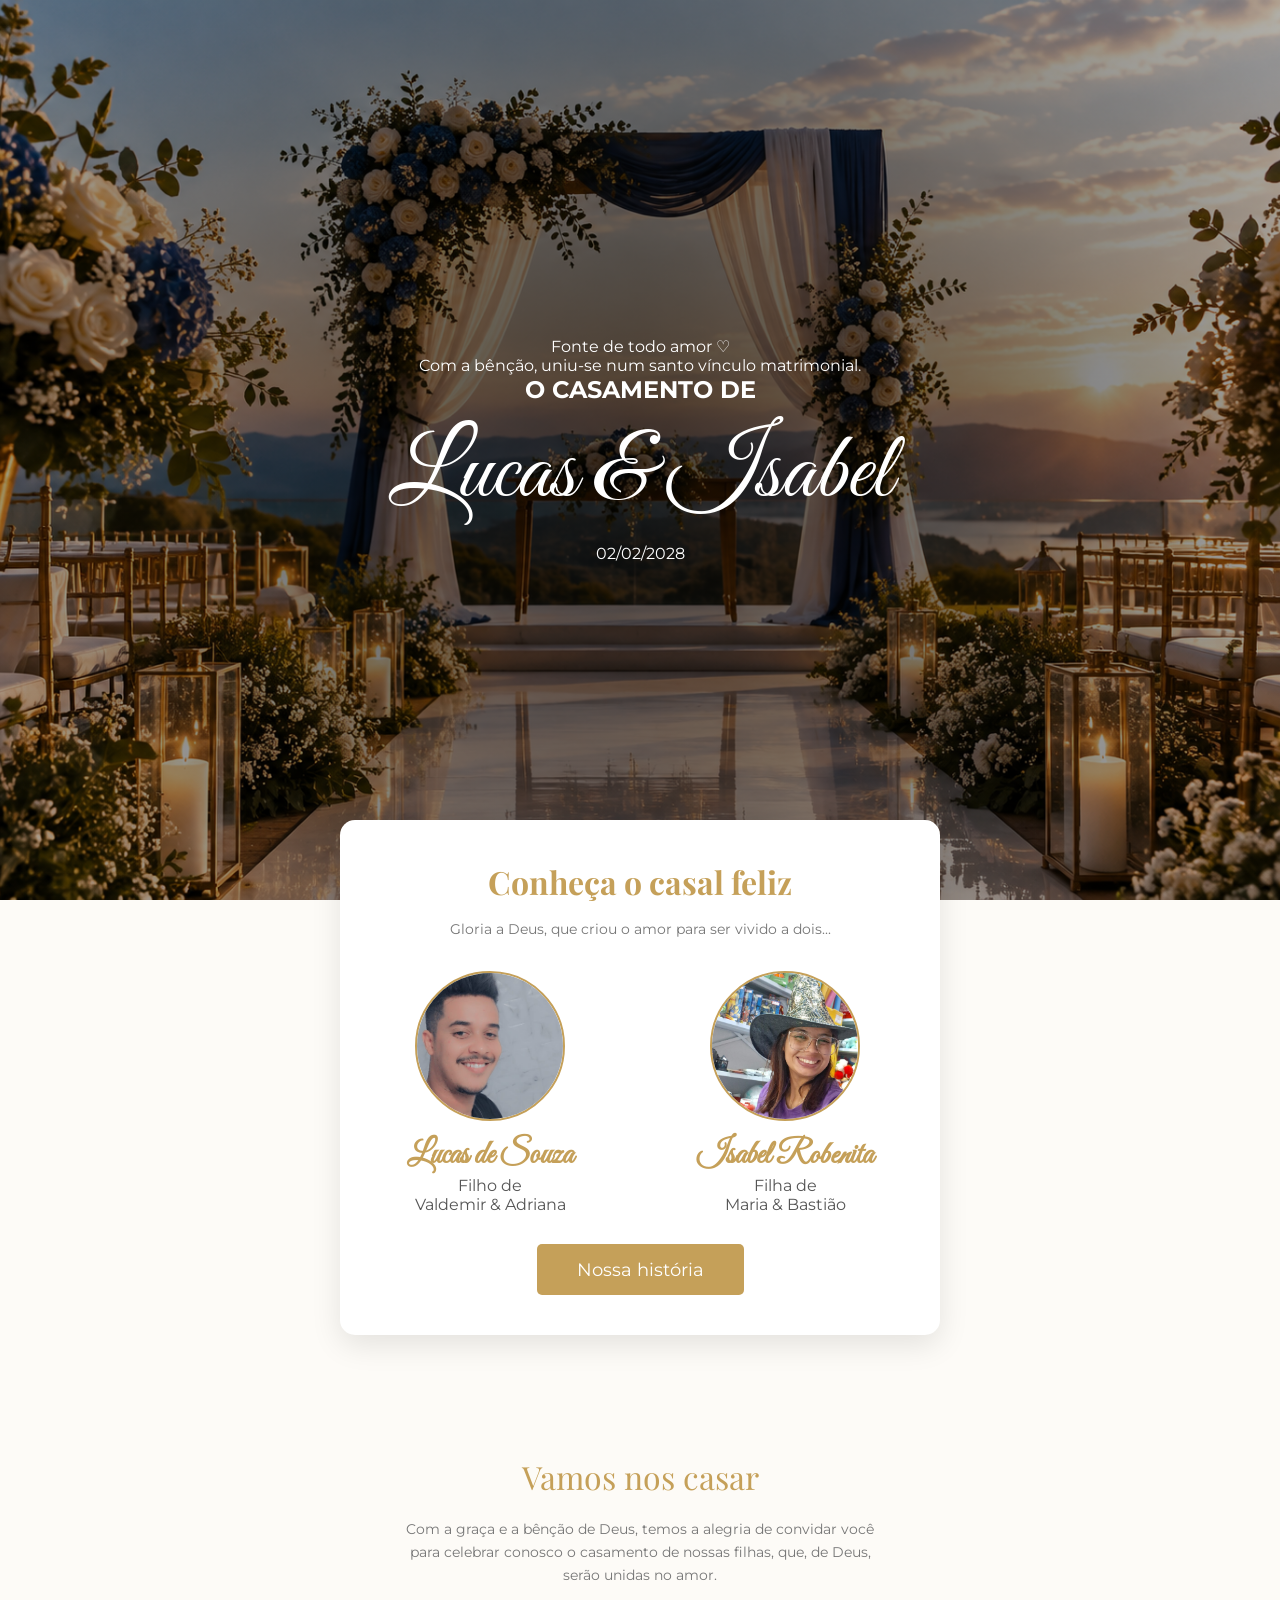
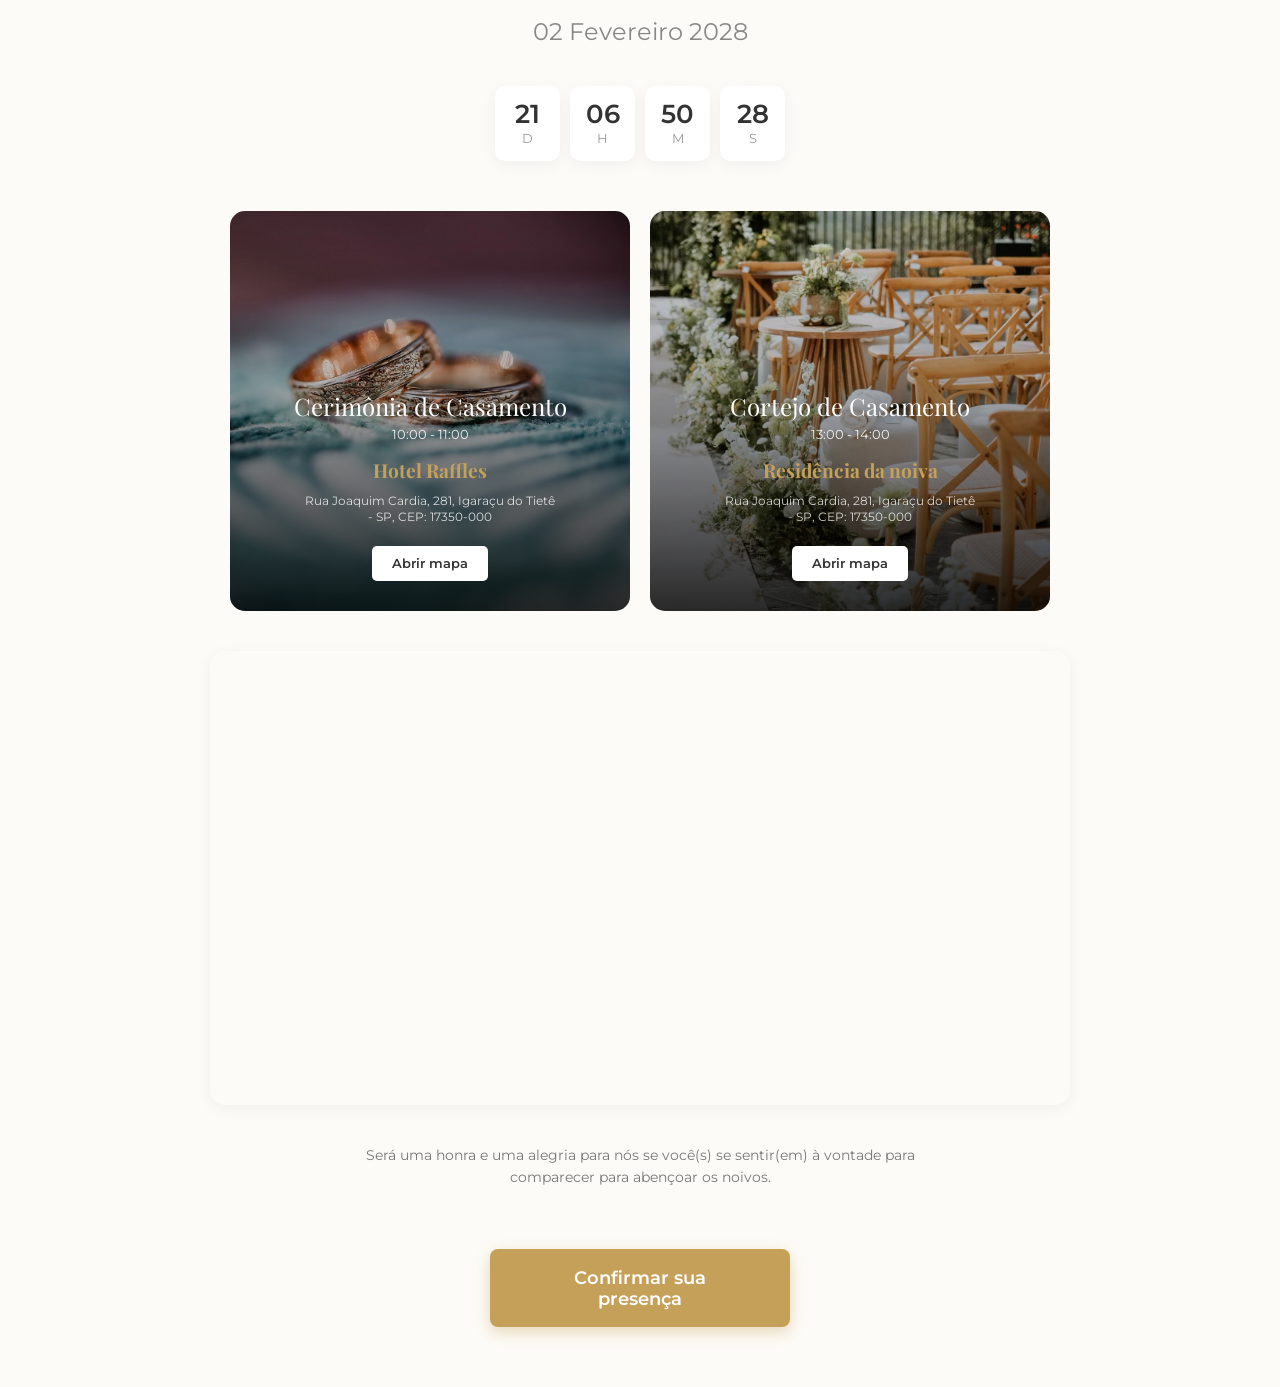
<file: index.html>
<!doctype html>
<html lang="pt-BR">
  <head>
    <meta charset="UTF-8" />
    <meta name="viewport" content="width=device-width, initial-scale=1.0" />
    <title>Casamento Lucas & Isabel</title>
    <link rel="icon" type="image/png" href="img/favicon.png" />
    <link
      href="https://fonts.googleapis.com/css2?family=Montserrat:wght@300;400;600&family=Playfair+Display:ital,wght@0,400;0,700;1,400&family=Great+Vibes&display=swap"
      rel="stylesheet"
    />
    <link rel="stylesheet" href="css/style.css" />
    <link rel="stylesheet" href="css/variaveis.css">

  </head>
  <body>
    <header class="capa">
      <div class="filtro-escuro">
        <p class="texto-pequeno-capa">Fonte de todo amor ♡</p>
        <p class="texto-capa">
          Com a bênção, uniu-se num santo vínculo matrimonial.
        </p>

        <h2 class="titulo-pequeno-capa">O CASAMENTO DE</h2>
        <h1 class="nomes-capa">Lucas & Isabel</h1>

        <div class="data-capa">
          <span class="linha"></span>
          <p>02/02/2028</p>
          <span class="linha"></span>
        </div>
      </div>
    </header>

    <section class="secao-casal">
      <div class="cartao-casal">
        <h2>Conheça o casal feliz</h2>
        <p class="texto-versiculo">
          Gloria a Deus, que criou o amor para ser vivido a dois...
        </p>

        <div class="lista-perfis">
          <div class="perfil">
            <div class="moldura-foto">
              <img src="img/home/euuu.jpeg" alt="Foto do Lucas" />
            </div>
            <h3>Lucas de Souza</h3>
            <p>Filho de<br />Valdemir & Adriana </p>
            <div class="redes-sociais"></div>
          </div>

          <div class="perfil">
            <div class="moldura-foto">
              <img src="img/home/mo.jpeg" alt="Foto da Isabel" />
            </div>
            <h3>Isabel Robenita</h3>
            <p>Filha de<br />Maria & Bastião</p>
            <div class="redes-sociais"></div>
          </div>
        </div>
        <a href="nossa_historia.html">
          <button class="botao-historia">Nossa história</button>
        </a>
      </div>
    </section>

    <section class="secao-detalhes">
      <div class="cabecalho-detalhes">
        <h2 class="titulo-dourado">Vamos nos casar</h2>
        <p class="texto-versiculo">
          Com a graça e a bênção de Deus, temos a alegria de convidar você para
          celebrar conosco o casamento de nossas filhas, que, de Deus, serão
          unidas no amor.
        </p>
        <p class="data-destaque">02 Fevereiro 2028</p>
      </div>

      <div class="contagem-tempo">
        <div class="caixa-tempo">
          <span class="numero" id="dias">21</span>
          <span class="legenda">D</span>
        </div>
        <div class="caixa-tempo">
          <span class="numero" id="horas">06</span>
          <span class="legenda">H</span>
        </div>
        <div class="caixa-tempo">
          <span class="numero" id="minutos">50</span>
          <span class="legenda">M</span>
        </div>
        <div class="caixa-tempo">
          <span class="numero" id="segundos">28</span>
          <span class="legenda">S</span>
        </div>
      </div>

      <div class="lista-eventos">
        <div
          class="cartao-evento"
          style="background-image: url(&quot;img/home/card01.jpg&quot;)"
        >
          <div class="filtro-evento">
            <h3>Cerimônia de Casamento</h3>
            <p class="horario">10:00 - 11:00</p>
            <h4>Hotel Raffles</h4>
            <p class="endereco">
              Rua Joaquim Cardia, 281, Igaraçu do Tietê - SP, CEP: 17350-000
            </p>
            <a href="#" class="botao-mapa"> Abrir mapa </a>
          </div>
        </div>

        <div
          class="cartao-evento"
          style="background-image: url(&quot;img/home/card02.jpg&quot;)"
        >
          <div class="filtro-evento">
            <h3>Cortejo de Casamento</h3>
            <p class="horario">13:00 - 14:00</p>
            <h4>Residência da noiva</h4>
            <p class="endereco">
              Rua Joaquim Cardia, 281, Igaraçu do Tietê - SP, CEP: 17350-000
            </p>
            <a href="#" class="botao-mapa"> Abrir mapa </a>
          </div>
        </div>
      </div>

      <div class="container-mapa">
        <iframe
          src="https://www.google.com/maps/embed?pb=!1m18!1m12!1m3!1d29486.159226945143!2d-48.65153789520266!3d-22.51281464636295!2m3!1f0!2f0!3f0!3m2!1i1024!2i768!4f13.1!3m3!1m2!1s0x94c74fddc6d4182b%3A0xa40ed28c46d3ee0f!2sMirante%20Santa%20Edwiges!5e0!3m2!1spt-BR!2sbr!4v1789909174149!5m2!1spt-BR!2sbr"
          width="600"
          height="450"
          style="border: 0"
          allowfullscreen=""
          loading="lazy"
          referrerpolicy="strict-origin-when-cross-origin"
        ></iframe>
      </div>

      <div class="rodape-detalhes">
        <p class="texto-final">
          Será uma honra e uma alegria para nós se você(s) se sentir(em) à
          vontade para comparecer para abençoar os noivos.
        </p>
        <a href="confirmar-presenca.html">
          <button class="botao-confirmar">Confirmar sua presença</button>
        </a>
      </div>
    </section>

  </body>
</html>
</file>
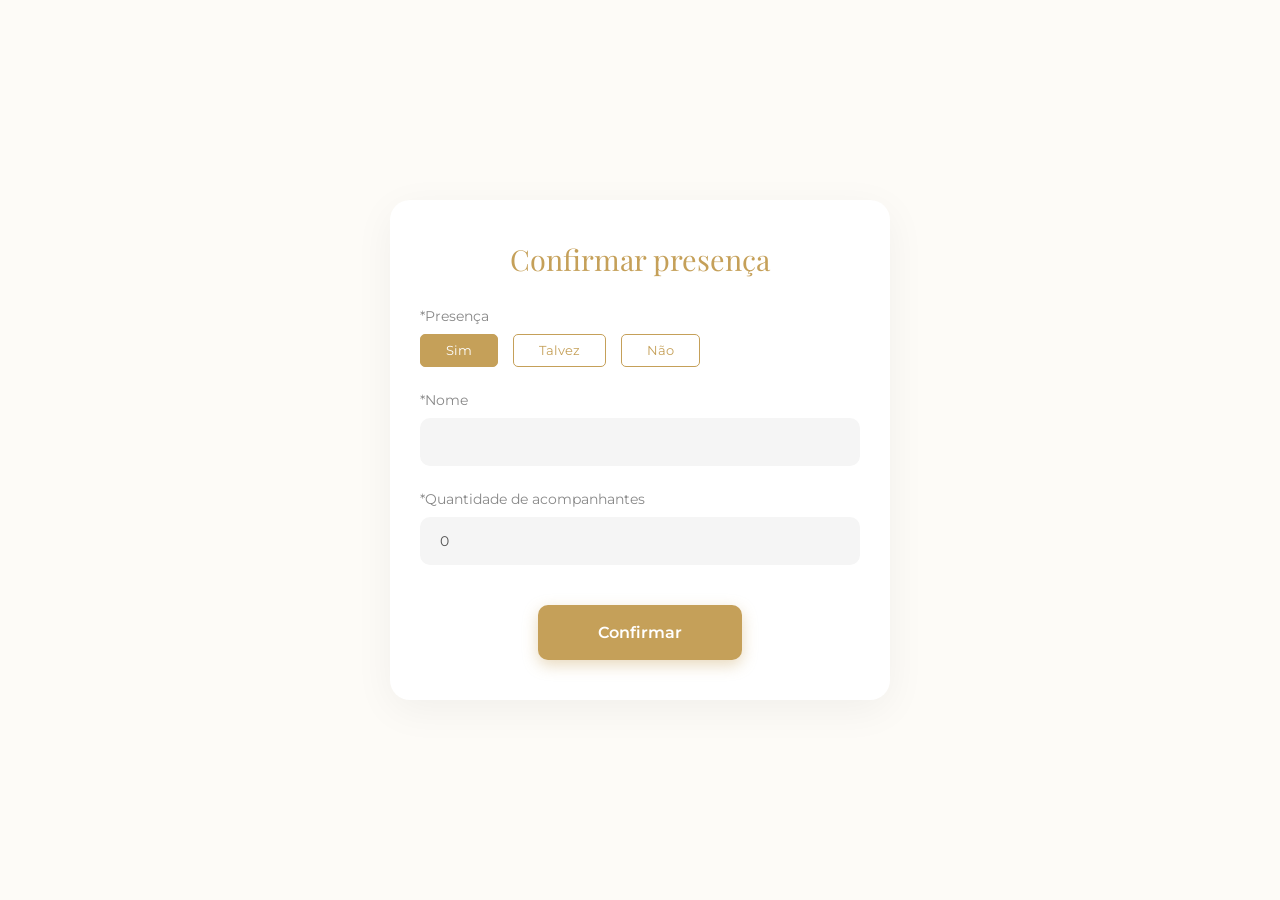
<file: confirmar-presenca.html>
<!DOCTYPE html>
<html lang="pt-BR">
<head>
    <meta charset="UTF-8">
    <meta name="viewport" content="width=device-width, initial-scale=1.0">
    <title>Confirmar Presença - Lucas & Isabel</title>
    <link rel="icon" type="image/png" href="img/favicon.png" />
    <link href="https://fonts.googleapis.com/css2?family=Montserrat:wght@300;400;600&family=Playfair+Display:ital,wght@0,400;0,700;1,400&family=Great+Vibes&display=swap" rel="stylesheet">
    <link rel="stylesheet" href="css/variaveis.css">
    <link rel="stylesheet" href="css/confirmar.css">
</head>
<body>

    <div class="container-formulario">
        
        <div class="cartao-formulario" id="cartao-formulario">
            
            <h2 class="titulo-formulario">Confirmar presença</h2>

            <form id="formulario-presenca">
                
                <div class="grupo-campo">
                    <label class="label-campo">*Presença</label>
                    <div class="grupo-botoes">
                        <button type="button" class="botao-opcao ativo" data-valor="sim">Sim</button>
                        <button type="button" class="botao-opcao" data-valor="talvez">Talvez</button>
                        <button type="button" class="botao-opcao" data-valor="nao">Não</button>
                    </div>
                </div>

                <div class="grupo-campo">
                    <label for="nome" class="label-campo">*Nome</label>
                    <input type="text" id="nome" class="input-campo" required>
                </div>

                <div class="grupo-campo">
                    <label for="acompanhantes" class="label-campo">*Quantidade de acompanhantes</label>
                    <input type="number" id="acompanhantes" class="input-campo" min="0" value="0">
                </div>

                <div class="container-botao-confirmar">
                    <button type="submit" class="botao-confirmar">Confirmar</button>
                </div>

            </form>

        </div>

        <div class="cartao-formulario escondido" id="cartao-mensagem">
            
            <h2 class="titulo-mensagem">Aguardamos sua presença</h2>

            <div class="grupo-botoes-mensagem">
                <a href="dicas-presentes.html" class="botao-mensagem dourado">Sugestão para presentes</a>
                <a href="index.html" class="botao-mensagem vazado">Já sei o que levar</a>
            </div>

        </div>

    </div>

    <script src="js/confirmar.js"></script>
</body>
</html>
</file>
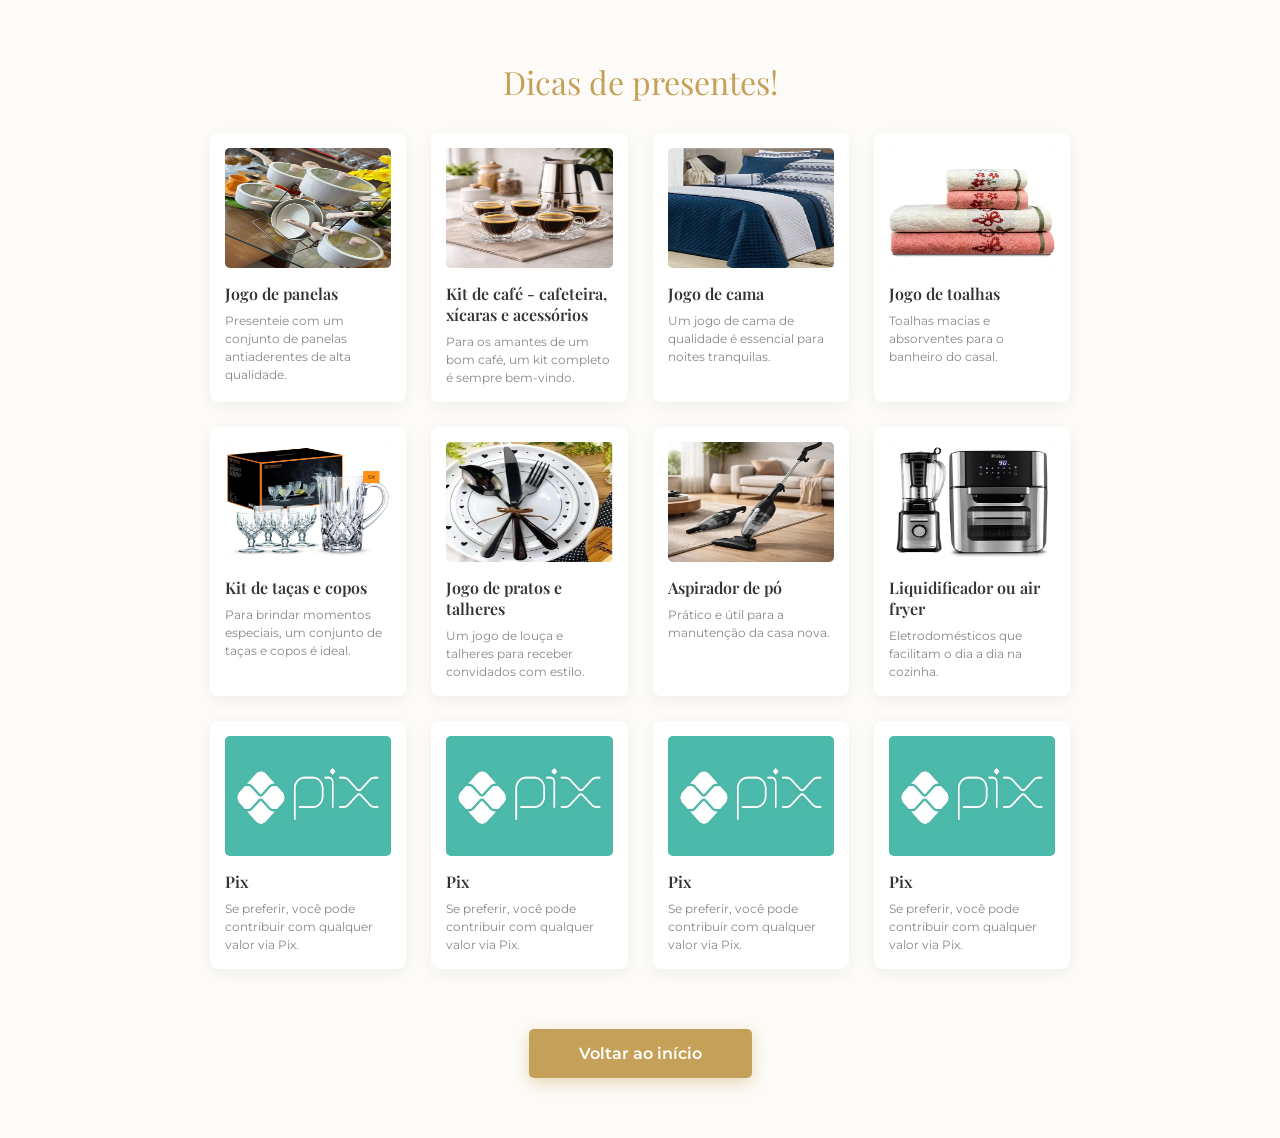
<file: dicas-presentes.html>
<!DOCTYPE html>
<html lang="pt-BR">
<head>
    <meta charset="UTF-8">
    <meta name="viewport" content="width=device-width, initial-scale=1.0">
    <title>Dicas de Presentes - Lucas & Isabel</title>
    <link rel="icon" type="image/png" href="img/favicon.png" />
    <link href="https://fonts.googleapis.com/css2?family=Montserrat:wght@300;400;600&family=Playfair+Display:ital,wght@0,400;0,700;1,400&family=Great+Vibes&display=swap" rel="stylesheet">
    <link rel="stylesheet" href="css/variaveis.css">
    <link rel="stylesheet" href="css/presentes.css">
</head>
<body>

    <section class="secao-presentes">
        
        <h2 class="titulo-secao">Dicas de presentes!</h2>

        <div class="grade-presentes">
            
            <div class="cartao-presente">
                <div class="foto-presente">
                    <img src="img/dicas_presente/panelas.webp" class="foto-presente" alt="Jogo de panelas">
                </div>
                <h3>Jogo de panelas</h3>
                <p>Presenteie com um conjunto de panelas antiaderentes de alta qualidade.</p>
            </div>

            <div class="cartao-presente">
                <div class="foto-presente">
                    <img src="img/dicas_presente/kit_cafe.webp" class="foto-presente" alt="Kit de café - cafeteira, xícaras e acessórios">
                </div>
                <h3>Kit de café - cafeteira, xícaras e acessórios</h3>
                <p>Para os amantes de um bom café, um kit completo é sempre bem-vindo.</p>
            </div>

            <div class="cartao-presente">
                <div class="foto-presente">
                    <img src="img/dicas_presente/cama.jpg" class="foto-presente" alt="Jogo de cama">
                </div>
                <h3>Jogo de cama</h3>
                <p>Um jogo de cama de qualidade é essencial para noites tranquilas.</p>
            </div>

            <div class="cartao-presente">
                <div class="foto-presente">
                    <img src="img/dicas_presente/toalhas.webp" class="foto-presente" alt="Jogo de toalhas">
                </div>
                <h3>Jogo de toalhas</h3>
                <p>Toalhas macias e absorventes para o banheiro do casal.</p>
            </div>

            <div class="cartao-presente">
                <div class="foto-presente">
                    <img src="img/dicas_presente/copos.jpg" class="foto-presente" alt="Kit de taças e copos">
                </div>
                <h3>Kit de taças e copos</h3>
                <p>Para brindar momentos especiais, um conjunto de taças e copos é ideal.</p>
            </div>

            <div class="cartao-presente">
                <div class="foto-presente">
                    <img src="img/dicas_presente/talheres.webp" class="foto-presente" alt="Jogo de pratos e talheres">
                </div>
                <h3>Jogo de pratos e talheres</h3>
                <p>Um jogo de louça e talheres para receber convidados com estilo.</p>
            </div>

            <div class="cartao-presente">
                <div class="foto-presente">
                    <img src="img/dicas_presente/aspirador.webp" class="foto-presente" alt="Aspirador de pó">
                </div>
                <h3>Aspirador de pó</h3>
                <p>Prático e útil para a manutenção da casa nova.</p>
            </div>

            <div class="cartao-presente">
                <div class="foto-presente">
                    <img src="img/dicas_presente/liquidificador.webp" class="foto-presente" alt="Liquidificador ou air fryer">
                </div>
                <h3>Liquidificador ou air fryer</h3>
                <p>Eletrodomésticos que facilitam o dia a dia na cozinha.</p>
            </div>

             <div class="cartao-presente">
                <div class="foto-presente">
                    <img src="img/dicas_presente/pix.jpg" class="foto-presente" alt="Pix">
                </div>
                <h3>Pix</h3>
                <p>Se preferir, você pode contribuir com qualquer valor via Pix.</p>
            </div>


            <div class="cartao-presente">
                <div class="foto-presente">
                    <img src="img/dicas_presente/pix.jpg" class="foto-presente" alt="Pix">
                </div>
                <h3>Pix</h3>
                <p>Se preferir, você pode contribuir com qualquer valor via Pix.</p>
            </div>

            <div class="cartao-presente">
                <div class="foto-presente">
                    <img src="img/dicas_presente/pix.jpg" class="foto-presente" alt="Pix">
                </div>
                <h3>Pix</h3>
                <p>Se preferir, você pode contribuir com qualquer valor via Pix.</p>
            </div>

            <div class="cartao-presente">
                <div class="foto-presente">
                    <img src="img/dicas_presente/pix.jpg" class="foto-presente" alt="Pix">
                </div>
                <h3>Pix</h3>
                <p>Se preferir, você pode contribuir com qualquer valor via Pix.</p>
            </div>

        </div>

        <div class="container-botao-voltar">
            <a href="index.html" class="botao-voltar">Voltar ao início</a>
        </div>

    </section>
</body>
</html>
</file>
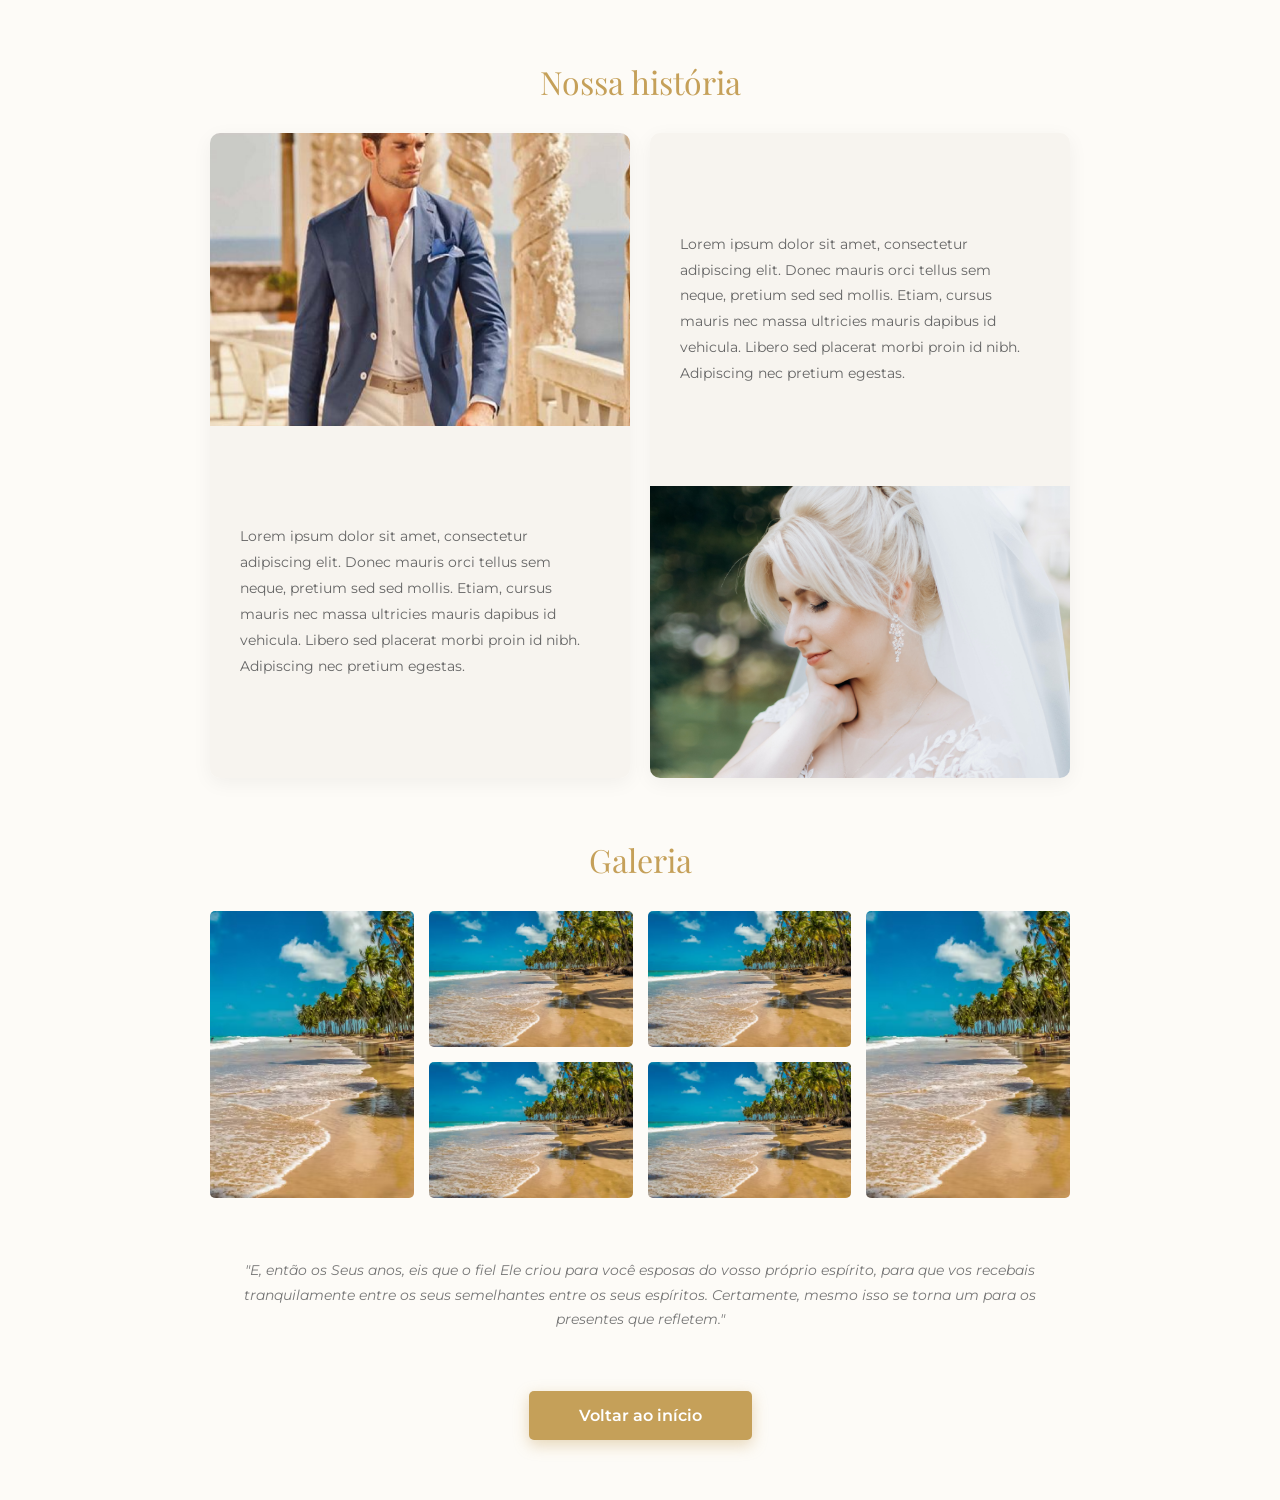
<file: nossa_historia.html>
<!DOCTYPE html>
<html lang="pt-BR">
<head>
    <meta charset="UTF-8">
    <meta name="viewport" content="width=device-width, initial-scale=1.0">
    <title>Nossa História - Lucas & Isabel</title>
    <link href="https://fonts.googleapis.com/css2?family=Montserrat:wght@300;400;600&family=Playfair+Display:ital,wght@0,400;0,700;1,400&family=Great+Vibes&display=swap" rel="stylesheet">
    <link rel="stylesheet" href="css/nossaHistoria.css">
    <link rel="stylesheet" href="css/variaveis.css">
</head>
<body>

    <section class="secao-historia">
        
        <h2 class="titulo-secao">Nossa história</h2>

        <div class="grade-historia">
            
            <div class="coluna-esquerda">
                <div class="bloco-foto">
                    <img src="img/nossa_historia/i1.png" alt="Lucas na praia">
                </div>
                <div class="bloco-texto">
                    <p>Lorem ipsum dolor sit amet, consectetur adipiscing elit. Donec mauris orci tellus sem neque, pretium sed sed mollis. Etiam, cursus mauris nec massa ultricies mauris dapibus id vehicula. Libero sed placerat morbi proin id nibh. Adipiscing nec pretium egestas.</p>
                </div>
            </div>

            <div class="coluna-direita">
                <div class="bloco-texto">
                    <p>Lorem ipsum dolor sit amet, consectetur adipiscing elit. Donec mauris orci tellus sem neque, pretium sed sed mollis. Etiam, cursus mauris nec massa ultricies mauris dapibus id vehicula. Libero sed placerat morbi proin id nibh. Adipiscing nec pretium egestas.</p>
                </div>
                <div class="bloco-foto">
                    <img src="img/nossa_historia/i2.png" alt="Isabel sorrindo">
                </div>
            </div>

        </div>


        <h2 class="titulo-secao">Galeria</h2>

        <div class="grade-galeria">
            <div class="foto-galeria g-1"><img src="img/nossa_historia/melhores-praias-brasil-01.avif" alt="Casal se beijando"></div>
            <div class="foto-galeria g-2"><img src="img/nossa_historia/melhores-praias-brasil-01.avif" alt="Casal na praia"></div>
            <div class="foto-galeria g-3"><img src="img/nossa_historia/melhores-praias-brasil-01.avif" alt="Casal sentado"></div>
            <div class="foto-galeria g-4"><img src="img/nossa_historia/melhores-praias-brasil-01.avif" alt="Casal rindo"></div>
            <div class="foto-galeria g-5"><img src="img/nossa_historia/melhores-praias-brasil-01.avif" alt="Casal ao ar livre"></div>
            <div class="foto-galeria g-6"><img src="img/nossa_historia/melhores-praias-brasil-01.avif" alt="Casal no campo"></div>
       </div>

        <div class="citacao-final">
            <p>"E, então os Seus anos, eis que o fiel Ele criou para você esposas do vosso próprio espírito, para que vos recebais tranquilamente entre os seus semelhantes entre os seus espíritos. Certamente, mesmo isso se torna um para os presentes que refletem."</p>
        </div>

        <div class="container-botao-voltar">
            <a href="index.html" class="botao-voltar">Voltar ao início</a>
        </div>

    </section>

</body>
</html>
</file>
<file: css/style.css>
:root {
    --cor-dourada: #C9A227; 
    --cor-fundo-creme: #F8F5ED;
    --cor-texto: #0B1F3A;
    --fonte-titulo: 'Playfair Display', serif;
    --fonte-texto: 'Montserrat', sans-serif;
    --fonte-manuscrita: 'Great Vibes', cursive;
}

* { margin: 0; padding: 0; box-sizing: border-box; }

body {
    background-color: var(--cor-fundo-creme);
    font-family: var(--fonte-texto);
    color: var(--cor-texto);
    overflow-x: hidden; 
}

.capa {
    height: 100vh;
    background-image: url('../img/home/casamento.png'); 
    background-size: cover;
    background-position: center;
    position: relative;
    display: flex;
    align-items: center;
    justify-content: center;
    text-align: center;
}

.filtro-escuro {
    background: radial-gradient(circle, rgba(0, 0, 0, 0.7) 0%, rgba(0, 0, 0, 0.3) 100%);
    width: 100%;
    height: 100%;
    display: flex;
    flex-direction: column;
    justify-content: center;
    align-items: center;
    color: #fff;
    padding: 20px;
}

.nomes-capa {
    font-family: var(--fonte-manuscrita);
    font-size: clamp(3rem, 10vw, 6rem); 
    font-weight: 400;
    margin: 10px 0;
}

.secao-casal {
    position: relative;
    padding: 0 20px 60px 20px;
}

.cartao-casal {
    background-color: white;
    max-width: 600px;
    margin: -80px auto 0 auto; 
    border-radius: 15px;
    padding: 40px 20px;
    box-shadow: 0 10px 30px rgba(0,0,0,0.1); 
    text-align: center;
    position: relative;
    z-index: 10; 
}

.cartao-casal h2 {
    font-family: var(--fonte-titulo);
    color: var(--cor-dourada);
    font-size: 2rem;
    margin-bottom: 15px;
}

.lista-perfis {
    display: flex;
    flex-direction: column; 
    align-items: center;
    margin-top: 30px;
    gap: 30px;
}

.moldura-foto {
    width: 150px;
    height: 150px;
    border: 2px solid var(--cor-dourada);
    border-radius: 50%; 
    overflow: hidden;
    margin: 0 auto 15px auto;
}

.moldura-foto img {
    width: 100%;
    height: 100%;
    object-fit: cover; 
}

.perfil h3 {
    font-family: var(--fonte-manuscrita);
    color: var(--cor-dourada);
    font-size: 2rem;
}

.botao-historia, .botao-confirmar {
    background-color: var(--cor-dourada);
    color: white;
    border: none;
    padding: 15px 40px;
    border-radius: 5px;
    font-family: var(--fonte-texto);
    font-size: 1.1rem;
    cursor: pointer;
    margin-top: 30px;
    transition: 0.3s;
}

.botao-historia:hover, .botao-confirmar:hover {
    background-color: #a38142; 
}

.secao-detalhes {
    padding: 60px 20px;
    background-color: var(--cor-fundo-creme);
    max-width: 900px; 
    margin: 0 auto;
    text-align: center;
}

.titulo-dourado {
    font-family: var(--fonte-titulo);
    color: var(--cor-dourada);
    font-size: 2rem;
    margin-bottom: 20px;
    font-weight: 400;
}

.texto-versiculo {
    font-size: 0.9rem;
    color: #777;
    max-width: 500px;
    margin: 0 auto 30px auto;
    line-height: 1.6;
}

.data-destaque {
    font-family: var(--fonte-texto);
    font-size: 1.5rem;
    color: #888;
    margin-bottom: 40px;
}

.contagem-tempo {
    display: flex;
    justify-content: center;
    gap: 10px; 
    margin-bottom: 50px;
}

.caixa-tempo {
    background-color: white;
    border-radius: 10px;
    width: 65px; 
    height: 75px;
    display: flex;
    flex-direction: column;
    justify-content: center;
    align-items: center;
    box-shadow: 0 4px 15px rgba(0,0,0,0.05); 
}

.caixa-tempo .numero {
    font-size: 1.6rem;
    font-weight: 600;
    color: #333;
    line-height: 1;
}

.caixa-tempo .legenda {
    font-size: 0.8rem;
    color: #999;
    margin-top: 5px;
}

.lista-eventos {
    display: flex;
    flex-direction: column; 
    gap: 20px;
    margin-bottom: 40px;
}

.cartao-evento {
    position: relative;
    border-radius: 15px;
    overflow: hidden;
    height: 400px; 
    background-size: cover;
    background-position: center;
    display: flex;
    align-items: flex-end; 
    text-align: center;
}

.filtro-evento {
    background: linear-gradient(to top, rgba(0,0,0,0.8) 0%, rgba(0,0,0,0.2) 60%, rgba(0,0,0,0) 100%);
    width: 100%;
    height: 100%;
    padding: 30px 20px;
    display: flex;
    flex-direction: column;
    justify-content: flex-end;
    align-items: center;
    color: white;
}

.icone-evento {
    font-size: 2rem;
    margin-bottom: 10px;
    background: rgba(255,255,255,0.2);
    width: 50px;
    height: 50px;
    border-radius: 50%;
    display: flex;
    align-items: center;
    justify-content: center;
    border: 1px solid white;
}

.cartao-evento h3 {
    font-family: var(--fonte-titulo);
    font-size: 1.5rem;
    margin-bottom: 5px;
    font-weight: 400;
}

.cartao-evento .horario {
    font-size: 0.8rem;
    margin-bottom: 15px;
    opacity: 0.9;
}

.cartao-evento h4 {
    font-family: var(--fonte-titulo);
    font-size: 1.2rem;
    color: var(--cor-dourada); 
    margin-bottom: 10px;
}

.cartao-evento .endereco {
    font-size: 0.75rem;
    line-height: 1.4;
    margin-bottom: 20px;
    opacity: 0.8;
    max-width: 250px;
}

.botao-mapa {
    background-color: white;
    color: #333;
    text-decoration: none;
    padding: 10px 20px;
    border-radius: 5px;
    font-size: 0.8rem;
    font-weight: 600;
    display: inline-flex;
    align-items: center;
    gap: 5px;
    transition: 0.3s;
}

.botao-mapa:hover {
    background-color: var(--cor-dourada);
    color: white;
}

.container-mapa {
    margin-bottom: 40px;
    border-radius: 15px;
    overflow: hidden;
    box-shadow: 0 4px 15px rgba(0,0,0,0.05);
}

.imagem-mapa {
    width: 100%;
    height: auto;
    display: block;
}

.texto-final {
    font-size: 0.85rem;
    color: #777;
    max-width: 600px;
    margin: 0 auto 30px auto;
    line-height: 1.6;
}

.botao-confirmar {
    background-color: var(--cor-dourada);
    color: white;
    border: none;
    padding: 18px 50px;
    border-radius: 8px;
    font-family: var(--fonte-texto);
    font-size: 1.1rem;
    font-weight: 600;
    cursor: pointer;
    transition: 0.3s;
    box-shadow: 0 5px 15px rgba(197, 160, 89, 0.4);
    width: 100%; 
    max-width: 300px;
}

.botao-confirmar:hover {
    background-color: #a38142;
    transform: translateY(-2px); 
}

@media (min-width: 768px) {
    
    
    .lista-perfis {
        flex-direction: row;
        justify-content: space-around;
    }

    
    .lista-eventos {
        flex-direction: row;
        justify-content: center;
    }

    .cartao-evento {
        width: 50%;
        max-width: 400px;
    }

    .botao-confirmar {
        width: auto;
    }
}
</file>
<file: css/variaveis.css>
:root {
    --cor-dourada: #C5A059; 
    --cor-fundo-creme: #FDFBF7;
    --cor-texto: #555;
    --fonte-titulo: 'Playfair Display', serif;
    --fonte-texto: 'Montserrat', sans-serif;
    --fonte-manuscrita: 'Great Vibes', cursive;
}

* { margin: 0; padding: 0; box-sizing: border-box; }

body {
    background-color: var(--cor-fundo-creme);
    font-family: var(--fonte-texto);
    color: var(--cor-texto);
}

a {
    text-decoration: none;
    color: inherit;
}
</file>
<file: css/confirmar.css>
.container-formulario {
    display: flex;
    justify-content: center;
    align-items: center;
    min-height: 100vh;
    padding: 20px;
    background-color: var(--cor-fundo-creme);
}

.cartao-formulario {
    background-color: white;
    border-radius: 20px;
    padding: 40px 30px;
    width: 100%;
    max-width: 500px;
    box-shadow: 0 10px 40px rgba(0, 0, 0, 0.05);
    transition: 0.5s;
}

.escondido {
    display: none;
}

.titulo-formulario {
    font-family: var(--fonte-titulo);
    color: var(--cor-dourada);
    font-size: 1.8rem;
    font-weight: 400;
    text-align: center;
    margin-bottom: 30px;
}

.grupo-campo {
    margin-bottom: 25px;
    text-align: left;
}

.label-campo {
    display: block;
    font-size: 0.85rem;
    color: #888;
    margin-bottom: 10px;
    font-weight: 400;
}

.grupo-botoes {
    display: flex;
    gap: 15px;
}

.botao-opcao {
    background-color: transparent;
    border: 1px solid var(--cor-dourada);
    color: var(--cor-dourada);
    padding: 8px 25px;
    border-radius: 5px;
    font-family: var(--fonte-texto);
    font-size: 0.8rem;
    cursor: pointer;
    transition: 0.3s;
}

.botao-opcao.ativo,
.botao-opcao:hover {
    background-color: var(--cor-dourada);
    color: white;
}

.input-campo {
    width: 100%;
    padding: 15px 20px;
    border: none;
    border-radius: 10px;
    background-color: #f5f5f5;
    font-family: var(--fonte-texto);
    font-size: 0.9rem;
    color: #555;
    outline: none;
    transition: 0.3s;
}

.input-campo:focus {
    background-color: #ebebeb;
    box-shadow: 0 0 0 2px rgba(197, 160, 89, 0.3);
}

.container-botao-confirmar {
    display: flex;
    justify-content: center;
    margin-top: 40px;
}

.botao-confirmar {
    background-color: var(--cor-dourada);
    color: white;
    border: none;
    padding: 18px 60px;
    border-radius: 10px;
    font-family: var(--fonte-texto);
    font-size: 1rem;
    font-weight: 600;
    cursor: pointer;
    transition: 0.3s;
    box-shadow: 0 5px 15px rgba(197, 160, 89, 0.4);
}

.botao-confirmar:hover {
    background-color: #a38142;
    transform: translateY(-2px);
}


.titulo-mensagem {
    font-family: var(--fonte-titulo);
    color: var(--cor-dourada);
    font-size: 1.6rem;
    font-weight: 400;
    text-align: center;
    margin-bottom: 40px;
    padding: 0 10px;
}

.grupo-botoes-mensagem {
    display: flex;
    flex-direction: column;
    gap: 20px;
    align-items: center;
}

.botao-mensagem {
    width: 100%;
    max-width: 300px;
    padding: 18px 20px;
    border-radius: 8px;
    font-family: var(--fonte-texto);
    font-size: 0.9rem;
    font-weight: 600;
    cursor: pointer;
    transition: 0.3s;
    text-align: center;
}

.botao-mensagem.dourado {
    background-color: var(--cor-dourada);
    color: white;
    border: 1px solid var(--cor-dourada);
}

.botao-mensagem.dourado:hover {
    background-color: #a38142;
    transform: translateY(-2px);
    box-shadow: 0 5px 15px rgba(197, 160, 89, 0.4);
}

.botao-mensagem.vazado {
    background-color: transparent;
    color: var(--cor-dourada);
    border: 1px solid var(--cor-dourada);
}

.botao-mensagem.vazado:hover {
    background-color: var(--cor-dourada);
    color: white;
    transform: translateY(-2px);
}
</file>
<file: css/presentes.css>
.secao-presentes {
    max-width: 900px;
    margin: 0 auto;
    padding: 60px 20px;
    text-align: center;
}

.titulo-secao {
    font-family: var(--fonte-titulo);
    color: var(--cor-dourada);
    font-size: 2rem;
    font-weight: 400;
    margin-bottom: 30px;
}

.divisor-ornamento {
    display: flex;
    align-items: center;
    justify-content: center;
    gap: 15px;
    margin-bottom: 50px;
}

.linha-ornamento {
    flex: 1;
    height: 1px;
    background-color: var(--cor-dourada);
    position: relative;
}

.linha-ornamento::before,
.linha-ornamento::after {
    content: '';
    position: absolute;
    top: -3px;
    width: 6px;
    height: 6px;
    border-radius: 50%;
    background-color: var(--cor-dourada);
}

.linha-ornamento::before { left: 0; }
.linha-ornamento::after { right: 0; }

.icone-ornamento {
    font-size: 1.5rem;
    color: var(--cor-dourada);
}

.grade-presentes {
    display: grid;
    grid-template-columns: repeat(2, 1fr);
    gap: 20px;
    margin-bottom: 60px;
}

.cartao-presente {
    background-color: white;
    border-radius: 8px;
    padding: 15px;
    box-shadow: 0 4px 15px rgba(0, 0, 0, 0.05);
    text-align: left;
    display: flex;
    flex-direction: column;
    transition: 0.3s;
}

.cartao-presente:hover {
    transform: translateY(-5px);
    box-shadow: 0 8px 25px rgba(0, 0, 0, 0.1);
}

.foto-presente {
    width: 100%;
    height: 100px;
    background-color: #e0e0e0;
    border-radius: 5px;
    margin-bottom: 15px;
    background-size: cover;
    background-position: center;
}

.cartao-presente h3 {
    font-family: var(--fonte-titulo);
    color: #333;
    font-size: 1rem;
    font-weight: 600;
    margin-bottom: 8px;
}

.cartao-presente p {
    font-size: 0.75rem;
    line-height: 1.5;
    color: #888;
}

.container-botao-voltar {
    text-align: center;
}

.botao-voltar {
    display: inline-block;
    background-color: var(--cor-dourada);
    color: white;
    text-decoration: none;
    padding: 15px 50px;
    border-radius: 5px;
    font-family: var(--fonte-texto);
    font-size: 1rem;
    font-weight: 600;
    transition: 0.3s;
    box-shadow: 0 5px 15px rgba(197, 160, 89, 0.4);
}

.botao-voltar:hover {
    background-color: #a38142;
    transform: translateY(-2px);
}

@media (min-width: 768px) {
    .grade-presentes {
        grid-template-columns: repeat(4, 1fr);
        gap: 25px;
    }

    .foto-presente {
        height: 120px;
    }
}
</file>
<file: css/nossaHistoria.css>
.secao-historia {
    max-width: 900px;
    margin: 0 auto;
    padding: 60px 20px;
    text-align: center;
}

.titulo-secao {
    font-family: var(--fonte-titulo);
    color: var(--cor-dourada);
    font-size: 2rem;
    font-weight: 400;
    margin-bottom: 30px;
}

.grade-historia {
    display: flex;
    flex-direction: column;
    gap: 20px;
    margin-bottom: 60px;
}

.coluna-esquerda,
.coluna-direita {
    display: flex;
    flex-direction: column;
    border-radius: 10px;
    overflow: hidden;
    box-shadow: 0 5px 20px rgba(0, 0, 0, 0.05);
}

.bloco-texto {
    background-color: #f7f4ef;
    padding: 30px;
    font-size: 0.9rem;
    line-height: 1.8;
    color: #666;
    text-align: left;
    display: flex;
    align-items: center;
    flex: 1;
}

.bloco-foto {
    flex: 1;
    min-height: 200px;
}

.bloco-foto img {
    width: 100%;
    height: 100%;
    object-fit: cover;
    display: block;
}

.divisor-ornamento {
    display: flex;
    align-items: center;
    justify-content: center;
    gap: 15px;
    margin-bottom: 60px;
}

.linha-ornamento {
    flex: 1;
    height: 1px;
    background-color: var(--cor-dourada);
    position: relative;
}

.linha-ornamento::before,
.linha-ornamento::after {
    content: '';
    position: absolute;
    top: -3px;
    width: 6px;
    height: 6px;
    border-radius: 50%;
    background-color: var(--cor-dourada);
}

.linha-ornamento::before { left: 0; }
.linha-ornamento::after { right: 0; }

.icone-ornamento {
    font-size: 1.5rem;
    color: var(--cor-dourada);
}

.grade-galeria {
    display: grid;
    grid-template-columns: repeat(2, 1fr);
    gap: 10px;
    margin-bottom: 60px;
}

.foto-galeria img {
    width: 100%;
    height: 100%;
    object-fit: cover;
    border-radius: 5px;
    display: block;
}

.g-1 { grid-column: span 1; grid-row: span 1; }
.g-2 { grid-column: span 1; grid-row: span 1; }
.g-3 { grid-column: span 1; grid-row: span 1; }
.g-4 { grid-column: span 1; grid-row: span 1; }
.g-5 { grid-column: span 1; grid-row: span 1; }
.g-6 { grid-column: span 1; grid-row: span 1; }

.citacao-final {
    margin-bottom: 60px;
    padding: 0 20px;
}

.citacao-final p {
    font-size: 0.85rem;
    line-height: 1.8;
    color: #777;
    font-style: italic;
}

.autor-citacao {
    margin-top: 15px;
    font-style: normal !important;
    font-weight: 600;
    color: var(--cor-dourada) !important;
    letter-spacing: 2px;
}

.container-botao-voltar {
    text-align: center;
}

.botao-voltar {
    display: inline-block;
    background-color: var(--cor-dourada);
    color: white;
    text-decoration: none;
    padding: 15px 50px;
    border-radius: 5px;
    font-family: var(--fonte-texto);
    font-size: 1rem;
    font-weight: 600;
    transition: 0.3s;
    box-shadow: 0 5px 15px rgba(197, 160, 89, 0.4);
}

.botao-voltar:hover {
    background-color: #a38142;
    transform: translateY(-2px);
}

@media (min-width: 768px) {
    
    .grade-historia {
        display: grid;
        grid-template-columns: 1fr 1fr;
        gap: 20px;
    }

    .grade-galeria {
        grid-template-columns: repeat(4, 1fr);
        gap: 15px;
    }

    .g-1 { grid-column: span 1; grid-row: span 2; }
    .g-2 { grid-column: span 1; grid-row: span 1; }
    .g-3 { grid-column: span 1; grid-row: span 1; }
    .g-4 { grid-column: span 1; grid-row: span 2; }
    .g-5 { grid-column: span 1; grid-row: span 1; }
    .g-6 { grid-column: span 1; grid-row: span 1; }
}
</file>
